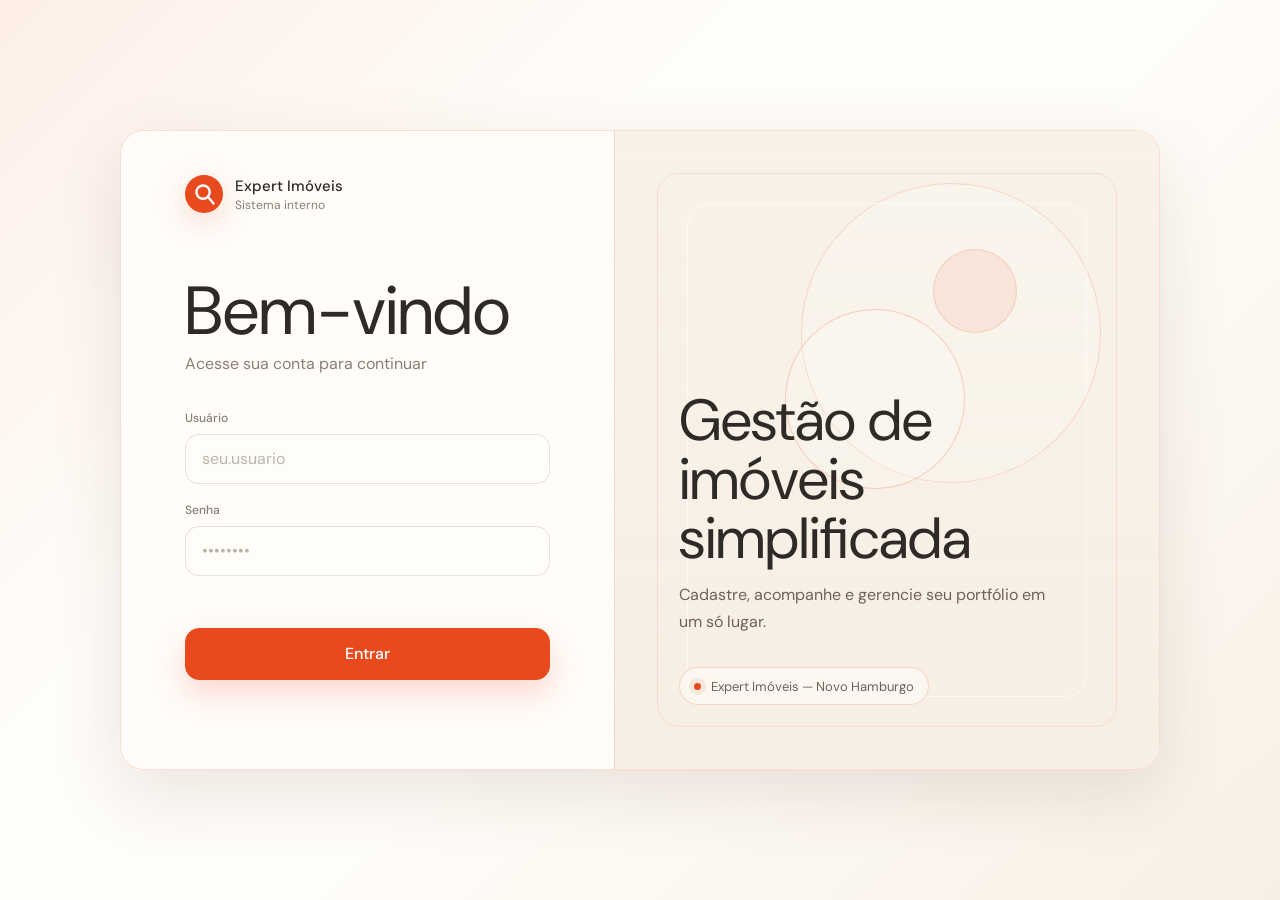
<file: frontend/frontend/index.html>
<!DOCTYPE html>
    <html lang="pt-BR">
    <head>
    <meta charset="UTF-8" />
    <meta name="viewport" content="width=device-width, initial-scale=1.0" />
    <title>Expert Imóveis | Login</title>
    <link rel="preconnect" href="https://fonts.googleapis.com" />
    <link rel="preconnect" href="https://fonts.gstatic.com" crossorigin />
    <link href="https://fonts.googleapis.com/css2?family=DM+Sans:wght@300;400;500&family=Playfair+Display:wght@400;500&display=swap" rel="stylesheet" />
    <link rel="stylesheet" href="css/style.css" />
    </head>
    <body class="login-page">

    <div class="login-wrap">

        <div class="login-left">
        <div class="login-logo">
            <svg width="40" height="40" viewBox="0 0 40 40" fill="none">
            <circle cx="20" cy="20" r="20" fill="#E8491D"/>
            <circle cx="19" cy="18" r="7" stroke="white" stroke-width="2.5" fill="none"/>
            <line x1="24.5" y1="23.5" x2="30" y2="30" stroke="white" stroke-width="2.5" stroke-linecap="round"/>
            </svg>
            <div>
            <div class="login-logo-text">Expert Imóveis</div>
            <div class="login-logo-sub">Sistema interno</div>
            </div>
        </div>

        <h1 class="login-title">Bem-vindo</h1>
        <p class="login-sub">Acesse sua conta para continuar</p>

        <form class="login-form" id="loginForm">
            <div class="field-wrap">
            <label class="field-label">Usuário</label>
            <input class="field-input" type="text" id="username" placeholder="seu.usuario" required />
            </div>
            <div class="field-wrap">
            <label class="field-label">Senha</label>
            <input class="field-input" type="password" id="password" placeholder="••••••••" required />
            </div>
            <p class="login-error" id="loginError"></p>
            <button class="login-btn" type="submit">Entrar</button>
        </form>
        </div>

        <div class="login-right">
        <div class="deco-circle deco-1"></div>
        <div class="deco-circle deco-2"></div>
        <div class="deco-circle deco-3"></div>
        <h2 class="right-title">Gestão de imóveis simplificada</h2>
        <p class="right-sub">Cadastre, acompanhe e gerencie seu portfólio em um só lugar.</p>
        <div class="right-badge">
            <div class="badge-dot"></div>
            <span class="badge-text">Expert Imóveis — Novo Hamburgo</span>
        </div>
        </div>

    </div>

    <script src="js/api.js"></script>
    <script src="js/auth.js"></script>
    </body>
    </html>
</file>
<file: frontend/frontend/css/style.css>
/* ─── Google Fonts ───────────────────────────────────── */
@import url('https://fonts.googleapis.com/css2?family=DM+Sans:wght@300;400;500&family=Playfair+Display:wght@400;500&display=swap');

/* ─── Variáveis ──────────────────────────────────────── */
:root {
  --white:      #fffdf9;
  --cream:      #f7efe4;
  --cream-soft: #fbf6ee;
  --orange:     #e8491d;
  --orange-soft:#f07a4f;
  --ink:        #2e2a26;
  --muted:      #8a7f74;
  --line:       rgba(232, 73, 29, 0.18);
  --shadow:     0 24px 70px rgba(81, 48, 28, 0.12);
  --radius:     8px;
  --radius-lg:  16px;
  --font:       'DM Sans', Arial, sans-serif;
  
}

/* ─── Reset ─────────────────────────────────────────── */
*, *::before, *::after { box-sizing: border-box; margin: 0; padding: 0; }

html { min-height: 100%; }

body {
  margin: 0;
  min-height: 100vh;
  color: var(--ink);
  font-family: var(--font); 
  font-weight: 400;
  background:
    linear-gradient(135deg, rgba(232, 73, 29, 0.08), transparent 34%),
    linear-gradient(315deg, rgba(247, 239, 228, 0.95), transparent 44%),
    var(--white);
}

button, input { font: inherit; }

/* ─── Login ──────────────────────────────────────────── */
.login-page {
  display: grid;
  place-items: center;
  padding: 32px;
}

.login-wrap {
  display: grid;
  grid-template-columns: minmax(320px, 0.95fr) minmax(320px, 1.05fr);
  width: min(1040px, 100%);
  min-height: 640px;
  overflow: hidden;
  border: 1px solid var(--line);
  border-radius: 24px;
  background: rgba(255, 253, 249, 0.82);
  box-shadow: var(--shadow);
  backdrop-filter: blur(18px);
}

.login-left,
.login-right {
  position: relative;
  padding: clamp(32px, 5vw, 64px);
}

.login-left {
  display: flex;
  flex-direction: column;
  justify-content: center;
  background: rgba(255, 253, 249, 0.74);
}

.login-logo {
  position: absolute;
  top: clamp(28px, 4vw, 44px);
  left: clamp(32px, 5vw, 64px);
  display: flex;
  align-items: center;
  gap: 12px;
}

.login-logo svg {
  width: 38px;
  height: 38px;
  flex: 0 0 auto;
  filter: drop-shadow(0 8px 14px rgba(232, 73, 29, 0.2));
}

.login-logo-text {
  font-size: 15px;
  font-weight: 500;
}

.login-logo-sub {
  margin-top: 1px;
  color: var(--muted);
  font-size: 12px;
  font-weight: 400;
}

.login-title {
  margin: 56px 0 8px;
  font-family: var(--serif);
  font-size: clamp(42px, 6vw, 68px);
  font-weight: 400;
  line-height: 1;
}

.login-sub {
  margin: 0 0 36px;
  color: var(--muted);
  font-size: 16px;
  font-weight: 400;
}

.login-form {
  display: grid;
  gap: 18px;
  width: min(100%, 390px);
}

.field-wrap { display: grid; gap: 8px; }

.field-label {
  color: var(--muted);
  font-size: 12px;
  font-weight: 500;
}

.field-input {
  width: 100%;
  height: 50px;
  padding: 0 16px;
  color: var(--ink);
  border: 1px solid rgba(46, 42, 38, 0.12);
  border-radius: 14px;
  outline: none;
  background: rgba(255, 253, 249, 0.88);
  transition: border-color 180ms ease, box-shadow 180ms ease, background 180ms ease;
}

.field-input::placeholder { color: rgba(138, 127, 116, 0.58); }

.field-input:focus {
  border-color: rgba(232, 73, 29, 0.52);
  background: #ffffff;
  box-shadow: 0 0 0 4px rgba(232, 73, 29, 0.08);
}

.login-error {
  min-height: 18px;
  margin: -4px 0 0;
  color: var(--orange);
  font-size: 13px;
}

.login-btn {
  height: 52px;
  margin-top: 2px;
  cursor: pointer;
  color: #ffffff;
  border: 1px solid var(--orange);
  border-radius: 14px;
  background: var(--orange);
  box-shadow: 0 14px 30px rgba(232, 73, 29, 0.2);
  transition: transform 180ms ease, box-shadow 180ms ease, background 180ms ease;
  font-weight: 500;
}

.login-btn:hover {
  background: #d94118;
  box-shadow: 0 18px 34px rgba(232, 73, 29, 0.24);
  transform: translateY(-1px);
}

.login-btn:active { transform: translateY(0); }

.login-right {
  display: flex;
  flex-direction: column;
  justify-content: flex-end;
  min-height: 100%;
  overflow: hidden;
  border-left: 1px solid var(--line);
  background:
    linear-gradient(180deg, rgba(255, 253, 249, 0.2), rgba(247, 239, 228, 0.88)),
    var(--cream);
}

.login-right::before,
.login-right::after {
  content: "";
  position: absolute;
  inset: 42px;
  pointer-events: none;
  border: 1px solid rgba(232, 73, 29, 0.12);
  border-radius: 22px;
}

.login-right::after {
  inset: 72px;
  border-color: rgba(255, 253, 249, 0.68);
}

.deco-circle {
  position: absolute;
  border: 1px solid rgba(232, 73, 29, 0.18);
  border-radius: 999px;
  background: rgba(255, 253, 249, 0.22);
}

.deco-1 { width: 300px; height: 300px; top: 52px; right: 58px; }
.deco-2 { width: 180px; height: 180px; top: 178px; right: 194px; border-color: rgba(232, 73, 29, 0.24); }
.deco-3 { width: 84px; height: 84px; top: 118px; right: 142px; background: rgba(232, 73, 29, 0.08); }

.right-title,
.right-sub,
.right-badge { position: relative; z-index: 1; }

.right-title {
  max-width: 430px;
  margin: 0 0 14px;
  font-family: var(--serif);
  font-size: clamp(36px, 5vw, 58px);
  font-weight: 400;
  line-height: 1.02;
}

.right-sub {
  max-width: 380px;
  margin: 0 0 32px;
  color: #6f6258;
  font-size: 16px;
  font-weight: 400;
  line-height: 1.65;
}

.right-badge {
  display: inline-flex;
  align-items: center;
  align-self: flex-start;
  gap: 10px;
  min-height: 38px;
  padding: 0 14px;
  border: 1px solid rgba(232, 73, 29, 0.2);
  border-radius: 999px;
  background: rgba(255, 253, 249, 0.58);
}

.badge-dot {
  width: 7px;
  height: 7px;
  border-radius: 50%;
  background: var(--orange);
  box-shadow: 0 0 0 5px rgba(232, 73, 29, 0.1);
}

.badge-text { color: #6f6258; font-size: 13px; white-space: nowrap; }

/* ─── Layout com Sidebar ─────────────────────────────── */
.app-layout {
  display: flex;
  min-height: 100vh;
  background: var(--cream-soft);
}

.sidebar {
  width: 220px;
  min-height: 100vh;
  background: var(--white);
  border-right: 1px solid var(--line);
  display: flex;
  flex-direction: column;
  padding: 28px 0;
  position: fixed;
  top: 0;
  left: 0;
}

.sidebar-logo {
  padding: 0 20px 24px;
  border-bottom: 1px solid var(--line);
  margin-bottom: 16px;
}

.sidebar-logo-img {
  width: 100%;
  max-width: 160px;
  height: auto;
  display: block;
  mix-blend-mode: multiply;
}

.nav-item {
  display: flex;
  align-items: center;
  gap: 10px;
  padding: 10px 24px;
  font-size: 13px;
  font-weight: 400;
  color: var(--muted);
  text-decoration: none;
  border-left: 2px solid transparent;
  transition: all 0.15s;
}

.nav-item:hover { color: var(--ink); background: var(--cream-soft); }

.nav-item.active {
  color: var(--orange);
  border-left-color: var(--orange);
  background: rgba(232, 73, 29, 0.04);
  font-weight: 500;
}

.nav-icon { width: 16px; height: 16px; opacity: 0.6; }
.nav-item.active .nav-icon { opacity: 1; }

.sidebar-bottom {
  margin-top: auto;
  padding: 16px 24px;
  border-top: 1px solid var(--line);
}

.sidebar-user {
  font-size: 12px;
  color: var(--muted);
  margin-bottom: 10px;
  font-weight: 400;
}

.sidebar-user span {
  display: block;
  color: var(--ink);
  font-weight: 500;
  font-size: 13px;
}

.btn-logout {
  font-size: 12px;
  color: var(--muted);
  background: none;
  border: none;
  cursor: pointer;
  padding: 0;
  font-family: var(--font);
  font-weight: 400;
  transition: color 0.15s;
}

.btn-logout:hover { color: var(--orange); }

.main-content {
  margin-left: 220px;
  flex: 1;
  padding: 40px 48px;
  min-height: 100vh;
}

.page-header { margin-bottom: 32px; }

.page-title {
  font-family: var(--serif);
  font-size: 26px;
  font-weight: 400;
  color: var(--ink);
  margin-bottom: 4px;
}

.page-sub { font-size: 13px; color: var(--muted); font-weight: 400; }

/* ─── Cards de métricas ──────────────────────────────── */
.metrics-grid {
  display: grid;
  grid-template-columns: repeat(auto-fit, minmax(160px, 1fr));
  gap: 16px;
  margin-bottom: 40px;
}

.metric-card {
  background: var(--white);
  border: 1px solid var(--line);
  border-radius: var(--radius-lg);
  padding: 20px 24px;
}

.metric-label {
  font-size: 11px;
  color: var(--muted);
  letter-spacing: 1px;
  text-transform: uppercase;
  margin-bottom: 8px;
  font-weight: 500;
}

.metric-value { font-size: 28px; font-weight: 500; color: var(--ink); }
.metric-accent { color: var(--orange); }

/* ─── Tabela ─────────────────────────────────────────── */
.table-wrap {
  background: var(--white);
  border: 1px solid var(--line);
  border-radius: var(--radius-lg);
  overflow: hidden;
}

.table-header {
  display: flex;
  align-items: center;
  justify-content: space-between;
  padding: 20px 24px;
  border-bottom: 1px solid var(--line);
}

.table-title { font-size: 14px; font-weight: 500; color: var(--ink); }

.btn-primary {
  background: var(--orange);
  color: var(--white);
  border: none;
  border-radius: var(--radius);
  padding: 9px 18px;
  font-size: 13px;
  font-family: var(--font);
  font-weight: 500;
  cursor: pointer;
  transition: opacity 0.2s;
}

.btn-primary:hover { opacity: 0.88; }

.btn-secondary {
  background: var(--cream-soft);
  color: var(--ink);
  border: 1px solid var(--line);
  border-radius: var(--radius);
  padding: 9px 18px;
  font-size: 13px;
  font-family: var(--font);
  font-weight: 400;
  cursor: pointer;
  text-decoration: none;
  transition: background 0.15s;
}

.btn-secondary:hover { background: var(--cream); }

table { width: 100%; border-collapse: collapse; font-size: 13px; }

thead th {
  padding: 12px 24px;
  text-align: left;
  font-size: 10px;
  letter-spacing: 1.2px;
  text-transform: uppercase;
  color: var(--muted);
  font-weight: 500;
  border-bottom: 1px solid var(--line);
}

tbody tr { border-bottom: 1px solid var(--line); transition: background 0.12s; }
tbody tr:last-child { border-bottom: none; }
tbody tr:hover { background: var(--cream-soft); }
tbody td { padding: 14px 24px; color: var(--ink); font-weight: 400; }

/* ─── Badge de status ────────────────────────────────── */
.status-badge {
  display: inline-block;
  padding: 3px 10px;
  border-radius: 50px;
  font-size: 11px;
  font-weight: 500;
}

.status-a_venda  { background: #EAF3DE; color: #3B6D11; }
.status-suspenso { background: #FAEEDA; color: #854F0B; }
.status-vendido  { background: #FAECE7; color: #993C1D; }

/* ─── Ações da tabela ────────────────────────────────── */
.action-btn {
  background: none;
  border: 1px solid var(--line);
  border-radius: var(--radius);
  padding: 5px 12px;
  font-size: 12px;
  color: var(--muted);
  cursor: pointer;
  font-family: var(--font);
  font-weight: 400;
  transition: all 0.15s;
  margin-right: 4px;
}

.action-btn:hover { border-color: var(--orange); color: var(--orange); }
.action-btn.danger:hover { border-color: #C0392B; color: #C0392B; }

/* ─── Modal ──────────────────────────────────────────── */
.modal-overlay {
  display: none;
  position: fixed;
  inset: 0;
  background: rgba(0,0,0,0.3);
  z-index: 100;
  align-items: center;
  justify-content: center;
}

.modal-overlay.open { display: flex; }

.modal {
  background: var(--white);
  border-radius: var(--radius-lg);
  width: 480px;
  max-height: 80vh;
  overflow-y: auto;
  padding: 32px;
  border: 1px solid var(--line);
  box-shadow: var(--shadow);
}

.modal-title {
  font-family: var(--serif);
  font-size: 20px;
  font-weight: 400;
  color: var(--ink);
  margin-bottom: 24px;
}

.modal-form { display: flex; flex-direction: column; gap: 16px; }

.modal-actions {
  display: flex;
  gap: 10px;
  justify-content: flex-end;
  margin-top: 8px;
}

/* ─── Search ─────────────────────────────────────────── */
.search-input {
  background: var(--cream-soft);
  border: 1px solid var(--line);
  border-radius: var(--radius);
  padding: 9px 14px;
  font-size: 13px;
  color: var(--ink);
  font-family: var(--font);
  font-weight: 400;
  outline: none;
  width: 220px;
  transition: border-color 0.2s;
}

.search-input:focus { border-color: var(--orange); background: var(--white); }

/* ─── Empty state ────────────────────────────────────── */
.empty-state {
  text-align: center;
  padding: 60px 24px;
  color: var(--muted);
  font-size: 13px;
  font-weight: 400;
}

/* ─── Filtro de status ───────────────────────────────── */
.filter-select {
  background: var(--cream-soft);
  border: 1px solid var(--line);
  border-radius: var(--radius);
  padding: 9px 14px;
  font-size: 13px;
  color: var(--ink);
  font-family: var(--font);
  font-weight: 400;
  outline: none;
  cursor: pointer;
}

/* ─── Responsivo ─────────────────────────────────────── */
@media (max-width: 820px) {
  .login-page { padding: 18px; }
  .login-wrap { grid-template-columns: 1fr; min-height: auto; border-radius: 20px; }
  .login-left { min-height: 620px; }
  .login-logo { left: 28px; top: 28px; }
  .login-right { min-height: 340px; border-top: 1px solid var(--line); border-left: 0; }
}

@media (max-width: 520px) {
  .login-page { display: block; padding: 0; background: var(--white); }
  .login-wrap { min-height: 100vh; border: 0; border-radius: 0; box-shadow: none; }
  .login-left, .login-right { padding: 28px; }
  .login-left { min-height: 560px; justify-content: center; }
  .login-logo { position: static; margin-bottom: 52px; }
  .login-title { margin-top: 0; }
  .login-form { width: 100%; }
  .login-right::before, .login-right::after { inset: 24px; }
  .deco-1 { right: -76px; }
  .deco-2 { right: 104px; }
  .badge-text { white-space: normal; }
}
</file>
